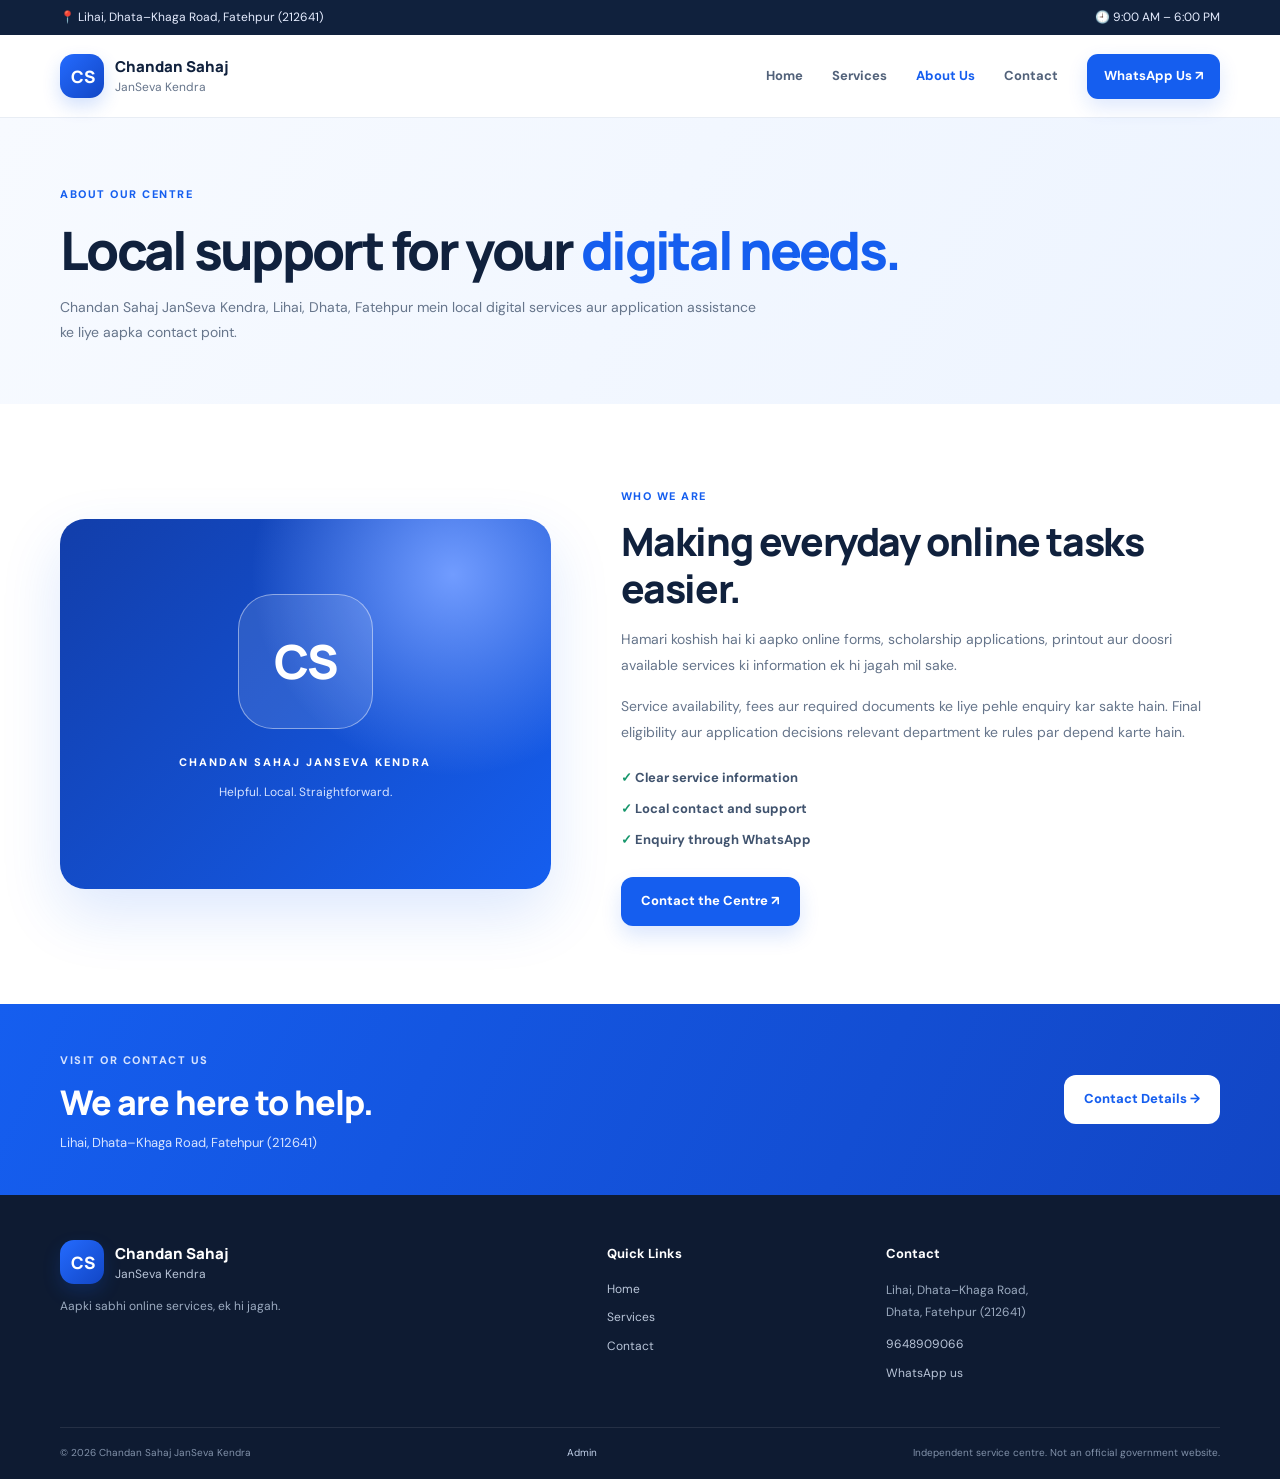
<file: about.html>
<!doctype html>
<html lang="en"><head><meta charset="utf-8"><meta name="viewport" content="width=device-width, initial-scale=1"><meta name="description" content="About Chandan Sahaj JanSeva Kendra, Lihai, Fatehpur."><title>About Us | Chandan Sahaj JanSeva Kendra</title><link rel="stylesheet" href="css/style.css"><script defer src="js/config.js"></script><script defer src="js/common.js"></script></head>
<body><div class="topbar"><div class="container topbar-inner"><span>📍 Lihai, Dhata–Khaga Road, Fatehpur (212641)</span><span>🕘 9:00 AM – 6:00 PM</span></div></div><header class="site-header"><div class="container nav-wrap"><a class="brand" href="index.html"><span class="brand-mark">CS</span><span><strong>Chandan Sahaj</strong><small>JanSeva Kendra</small></span></a><button class="menu-toggle" aria-label="Toggle navigation" aria-expanded="false">☰</button><nav class="main-nav"><a href="index.html">Home</a><a href="services.html">Services</a><a class="active" href="about.html">About Us</a><a href="contact.html">Contact</a><a class="nav-cta" data-whatsapp href="#">WhatsApp Us ↗</a></nav></div></header>
<main><section class="page-hero"><div class="container"><span class="eyebrow">ABOUT OUR CENTRE</span><h1>Local support for your <span>digital needs.</span></h1><p>Chandan Sahaj JanSeva Kendra, Lihai, Dhata, Fatehpur mein local digital services aur application assistance ke liye aapka contact point.</p></div></section>
<section class="section"><div class="container about-grid"><div class="about-visual"><div class="about-monogram">CS</div><span>CHANDAN SAHAJ JANSEVA KENDRA</span><p>Helpful. Local. Straightforward.</p></div><div class="about-copy"><span class="eyebrow">WHO WE ARE</span><h2>Making everyday online tasks easier.</h2><p>Hamari koshish hai ki aapko online forms, scholarship applications, printout aur doosri available services ki information ek hi jagah mil sake.</p><p>Service availability, fees aur required documents ke liye pehle enquiry kar sakte hain. Final eligibility aur application decisions relevant department ke rules par depend karte hain.</p><div class="info-points"><div>✓ Clear service information</div><div>✓ Local contact and support</div><div>✓ Enquiry through WhatsApp</div></div><a class="btn btn-primary" data-whatsapp href="#">Contact the Centre ↗</a></div></div></section>
<section class="cta-band"><div class="container cta-inner"><div><span class="eyebrow light-eyebrow">VISIT OR CONTACT US</span><h2>We are here to help.</h2><p>Lihai, Dhata–Khaga Road, Fatehpur (212641)</p></div><a class="btn btn-white" href="contact.html">Contact Details →</a></div></section></main>
<footer class="site-footer"><div class="container footer-grid"><div><a class="brand brand-footer" href="index.html"><span class="brand-mark">CS</span><span><strong>Chandan Sahaj</strong><small>JanSeva Kendra</small></span></a><p>Aapki sabhi online services, ek hi jagah.</p></div><div><h4>Quick Links</h4><a href="index.html">Home</a><a href="services.html">Services</a><a href="contact.html">Contact</a></div><div><h4>Contact</h4><p>Lihai, Dhata–Khaga Road,<br>Dhata, Fatehpur (212641)</p><a data-phone href="#">9648909066</a><a data-whatsapp href="#">WhatsApp us</a></div></div><div class="container footer-bottom"><span>© <span data-year></span> Chandan Sahaj JanSeva Kendra</span><a href="admin.html">Admin</a><span>Independent service centre. Not an official government website.</span></div></footer></body></html>
</file>
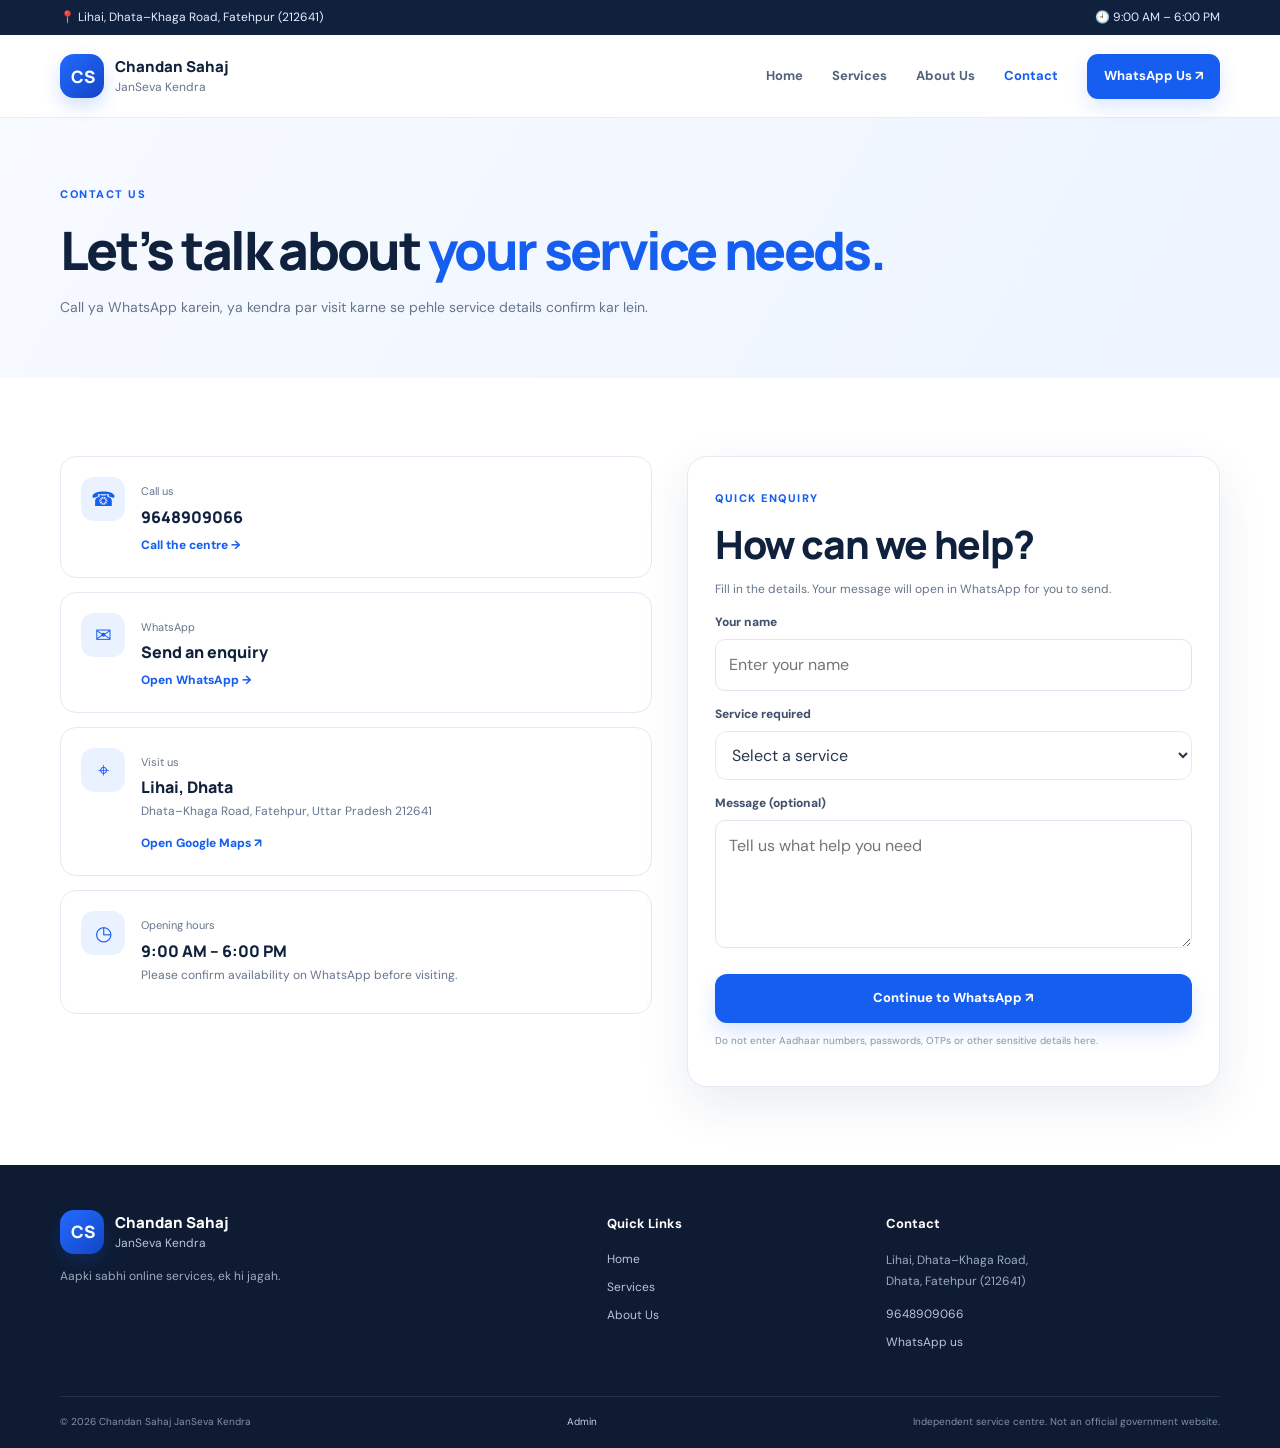
<file: contact.html>
<!doctype html>
<html lang="en"><head><meta charset="utf-8"><meta name="viewport" content="width=device-width, initial-scale=1"><meta name="description" content="Contact Chandan Sahaj JanSeva Kendra in Lihai, Dhata, Fatehpur."><title>Contact | Chandan Sahaj JanSeva Kendra</title><link rel="stylesheet" href="css/style.css"><script defer src="js/config.js"></script><script defer src="js/common.js"></script><script defer src="js/contact.js"></script></head>
<body><div class="topbar"><div class="container topbar-inner"><span>📍 Lihai, Dhata–Khaga Road, Fatehpur (212641)</span><span>🕘 9:00 AM – 6:00 PM</span></div></div><header class="site-header"><div class="container nav-wrap"><a class="brand" href="index.html"><span class="brand-mark">CS</span><span><strong>Chandan Sahaj</strong><small>JanSeva Kendra</small></span></a><button class="menu-toggle" aria-label="Toggle navigation" aria-expanded="false">☰</button><nav class="main-nav"><a href="index.html">Home</a><a href="services.html">Services</a><a href="about.html">About Us</a><a class="active" href="contact.html">Contact</a><a class="nav-cta" data-whatsapp href="#">WhatsApp Us ↗</a></nav></div></header>
<main><section class="page-hero"><div class="container"><span class="eyebrow">CONTACT US</span><h1>Let’s talk about <span>your service needs.</span></h1><p>Call ya WhatsApp karein, ya kendra par visit karne se pehle service details confirm kar lein.</p></div></section>
<section class="section"><div class="container contact-grid"><div class="contact-cards"><div class="contact-card"><span class="contact-icon">☎</span><div><small>Call us</small><h3>9648909066</h3><a data-phone href="#">Call the centre →</a></div></div><div class="contact-card"><span class="contact-icon">✉</span><div><small>WhatsApp</small><h3>Send an enquiry</h3><a data-whatsapp href="#">Open WhatsApp →</a></div></div><div class="contact-card"><span class="contact-icon">⌖</span><div><small>Visit us</small><h3>Lihai, Dhata</h3><p>Dhata–Khaga Road, Fatehpur, Uttar Pradesh 212641</p><a href="https://maps.app.goo.gl/iPCFNg3ZVtmV3uQ1A" target="_blank" rel="noopener noreferrer">Open Google Maps ↗</a></div></div><div class="contact-card"><span class="contact-icon">◷</span><div><small>Opening hours</small><h3>9:00 AM – 6:00 PM</h3><p>Please confirm availability on WhatsApp before visiting.</p></div></div></div>
<div class="contact-form-card"><span class="eyebrow">QUICK ENQUIRY</span><h2>How can we help?</h2><p>Fill in the details. Your message will open in WhatsApp for you to send.</p><form id="enquiry-form"><label for="customer-name">Your name</label><input id="customer-name" name="name" required maxlength="80" placeholder="Enter your name"><label for="customer-service">Service required</label><select id="customer-service" name="service" required><option value="">Select a service</option><option>Online Form Filling</option><option>Scholarship Forms</option><option>PAN Card</option><option>Income / Caste / Residence Certificate</option><option>Bill Payment</option><option>Printout & Photocopy</option><option>Government Scheme Assistance</option><option>Other</option></select><label for="customer-message">Message (optional)</label><textarea id="customer-message" name="message" rows="4" maxlength="500" placeholder="Tell us what help you need"></textarea><button class="btn btn-primary btn-full" type="submit">Continue to WhatsApp ↗</button><p class="form-note">Do not enter Aadhaar numbers, passwords, OTPs or other sensitive details here.</p></form></div></div></section></main>
<footer class="site-footer"><div class="container footer-grid"><div><a class="brand brand-footer" href="index.html"><span class="brand-mark">CS</span><span><strong>Chandan Sahaj</strong><small>JanSeva Kendra</small></span></a><p>Aapki sabhi online services, ek hi jagah.</p></div><div><h4>Quick Links</h4><a href="index.html">Home</a><a href="services.html">Services</a><a href="about.html">About Us</a></div><div><h4>Contact</h4><p>Lihai, Dhata–Khaga Road,<br>Dhata, Fatehpur (212641)</p><a data-phone href="#">9648909066</a><a data-whatsapp href="#">WhatsApp us</a></div></div><div class="container footer-bottom"><span>© <span data-year></span> Chandan Sahaj JanSeva Kendra</span><a href="admin.html">Admin</a><span>Independent service centre. Not an official government website.</span></div></footer></body></html>
</file>
<file: css/style.css>
@import url('https://fonts.googleapis.com/css2?family=DM+Sans:wght@400;500;600;700&family=Manrope:wght@400;500;600;700;800&display=swap');
:root{--blue:#155eef;--blue-dark:#103caa;--navy:#10213d;--text:#26364d;--muted:#66758b;--pale:#f3f7ff;--line:#e4eaf3;--white:#fff;--green:#15966a;--shadow:0 18px 50px rgba(19,49,94,.09);--radius:20px}*{box-sizing:border-box}html{scroll-behavior:smooth}body{margin:0;font-family:"DM Sans",Arial,sans-serif;color:var(--text);background:#fff;line-height:1.6}a{color:inherit;text-decoration:none}button,input,select,textarea{font:inherit}button,a,select{touch-action:manipulation}.container{width:min(1160px,calc(100% - 40px));margin-inline:auto}.topbar{background:#10213d;color:#e6edff;font-size:12px}.topbar-inner{display:flex;justify-content:space-between;gap:15px;padding:8px 0}.site-header{position:sticky;top:0;z-index:20;background:rgba(255,255,255,.94);backdrop-filter:blur(14px);border-bottom:1px solid rgba(228,234,243,.85)}.nav-wrap{height:82px;display:flex;align-items:center;justify-content:space-between;gap:24px}.brand{display:inline-flex;align-items:center;gap:11px;flex-shrink:0}.brand-mark{display:grid;place-items:center;width:44px;height:44px;border-radius:14px;background:linear-gradient(135deg,#246bff,#1246c5);color:white;font:800 17px Manrope,sans-serif;letter-spacing:-1px;box-shadow:0 8px 18px #155eef30}.brand strong,.brand small{display:block;line-height:1.3}.brand strong{font:800 15px Manrope,sans-serif;color:var(--navy)}.brand small{font-size:12px;color:var(--muted);margin-top:3px}.main-nav{display:flex;align-items:center;gap:29px;font-size:13px;font-weight:700;color:#52627a}.main-nav>a:not(.nav-cta):hover,.main-nav>a.active{color:var(--blue)}.nav-cta{background:var(--blue);color:white;padding:12px 17px;border-radius:11px;box-shadow:0 8px 20px #155eef24}.nav-cta:hover,.btn-primary:hover{background:var(--blue-dark);transform:translateY(-1px)}.menu-toggle{display:none;border:1px solid var(--line);background:white;border-radius:10px;padding:7px 11px;font-size:21px}.hero{overflow:hidden;background:radial-gradient(ellipse at 85% 40%,#dce8ff 0,transparent 36%),linear-gradient(120deg,#f7faff,#edf4ff 70%,#f9fbff);padding:74px 0 76px}.hero-grid{display:grid;grid-template-columns:1.06fr .94fr;align-items:center;gap:55px}.eyebrow{display:inline-flex;align-items:center;gap:8px;font-size:11px;letter-spacing:1.5px;font-weight:800;color:var(--blue);text-transform:uppercase}.dot{width:7px;height:7px;border-radius:50%;background:#20b486;box-shadow:0 0 0 4px #20b4861e}.hero h1,.page-hero h1{font:800 clamp(42px,5.2vw,66px)/1.12 Manrope,sans-serif;letter-spacing:-2.7px;color:var(--navy);margin:21px 0}.hero h1 span,.page-hero h1 span,.section-heading h2 span{color:var(--blue)}.hero-lead{font-size:16px;line-height:1.9;color:#5c6d85;max-width:560px}.hero-actions{display:flex;gap:12px;flex-wrap:wrap;margin-top:29px}.btn{display:inline-flex;align-items:center;justify-content:center;gap:10px;border:0;border-radius:12px;padding:14px 20px;font-size:13px;font-weight:800;cursor:pointer;transition:.2s}.btn-primary{background:var(--blue);color:white;box-shadow:0 10px 20px #155eef26}.btn-light{background:white;color:var(--navy);border:1px solid var(--line)}.btn-white{background:white;color:var(--blue)}.btn-full{width:100%}.hero-note{display:flex;align-items:center;gap:8px;margin-top:26px;font-size:12px;color:#718096}.check-circle{display:grid;place-items:center;background:#d9f7e9;color:#16815d;width:20px;height:20px;border-radius:50%;font-weight:800}.note-sep{color:#b3bdcc}.hero-visual{min-height:390px;position:relative;display:grid;place-items:center}.visual-glow{position:absolute;width:360px;height:360px;background:#b8d0ff70;filter:blur(35px);border-radius:50%}.hero-card{position:relative;width:min(390px,90%);padding:30px;border:1px solid #ffffffb5;border-radius:25px;background:linear-gradient(145deg,#fff,#f4f8ff);box-shadow:0 28px 75px #153f8c20;transform:rotate(1.5deg)}.visual-top{display:flex;align-items:center;justify-content:space-between}.mini-logo{display:grid;place-items:center;width:42px;height:42px;border-radius:13px;background:#155eef;color:#fff;font:800 16px Manrope}.status-pill{font-size:10px;color:#18805f;background:#e0f8ec;padding:7px 10px;border-radius:30px;font-weight:800}.status-pill i{display:inline-block;width:6px;height:6px;border-radius:50%;background:#16a36c;margin-right:5px}.visual-kicker{font-size:10px;letter-spacing:2px;font-weight:800;color:#8b9bb1;margin:29px 0 9px}.hero-card h2{font:800 28px/1.25 Manrope;color:var(--navy);letter-spacing:-1px;margin:0}.visual-desc{font-size:12px;color:#77869a}.visual-stat-row{display:grid;grid-template-columns:repeat(3,1fr);border-top:1px solid var(--line);margin-top:26px;padding-top:19px;gap:12px}.visual-stat-row strong,.visual-stat-row small{display:block}.visual-stat-row strong{font:800 15px Manrope;color:var(--navy)}.visual-stat-row small{font-size:10px;color:#8390a2}.floating-chip{position:absolute;background:#fff;border:1px solid #e9eef8;border-radius:13px;padding:12px 15px;font-size:11px;font-weight:800;box-shadow:0 12px 35px #153f8c1c}.chip-one{top:45px;right:-4px}.chip-two{bottom:42px;left:-8px}.trust-strip{border-bottom:1px solid var(--line)}.trust-grid{display:grid;grid-template-columns:repeat(3,1fr);padding:24px 0;gap:20px}.trust-grid>div{display:flex;align-items:center;justify-content:center;gap:12px}.trust-icon{width:40px;height:40px;display:grid;place-items:center;background:var(--pale);border-radius:13px;font-size:18px}.trust-grid strong,.trust-grid small{display:block}.trust-grid strong{font-size:12px;color:var(--navy)}.trust-grid small{font-size:11px;color:var(--muted)}.section{padding:78px 0}.section-soft{background:#f7f9fd}.section-heading{display:flex;justify-content:space-between;align-items:end;gap:25px;margin-bottom:29px}.section-heading h2,.two-col h2,.about-copy h2,.contact-form-card h2{font:800 clamp(28px,3.5vw,39px)/1.2 Manrope;letter-spacing:-1.4px;color:var(--navy);margin:11px 0}.section-heading p,.page-hero p{color:var(--muted);font-size:14px;margin:0}.text-link{font-size:13px;font-weight:800;color:var(--blue);white-space:nowrap}.service-grid{display:grid;grid-template-columns:repeat(4,minmax(0,1fr));gap:18px}.service-card{display:flex;flex-direction:column;min-height:230px;padding:23px;border:1px solid var(--line);border-radius:17px;background:#fff;transition:transform .2s,box-shadow .2s}.service-card:hover{transform:translateY(-4px);box-shadow:var(--shadow)}.service-icon{width:46px;height:46px;display:grid;place-items:center;border-radius:14px;font-size:23px;font-weight:700}.service-icon.blue{background:#eaf1ff;color:#155eef}.service-icon.violet{background:#f1eaff;color:#7954d9}.service-icon.green{background:#e2f8ef;color:#12845a}.service-icon.orange{background:#fff0e3;color:#d87919}.service-icon.teal{background:#e1f8f7;color:#0b8987}.service-icon.rose{background:#ffe9f0;color:#cc4474}.service-icon.indigo{background:#e9eaff;color:#4e55cb}.service-icon.slate{background:#edf1f7;color:#52627a}.service-card h3{font:800 15px/1.4 Manrope;color:var(--navy);margin:17px 0 7px}.service-card p{font-size:12px;line-height:1.75;color:var(--muted);margin:0 0 18px}.service-card-bottom{display:flex;justify-content:space-between;align-items:center;gap:8px;border-top:1px solid #edf0f5;padding-top:14px;margin-top:auto}.price{font-size:11px;font-weight:800;color:#40536e}.service-card-bottom a{font-size:11px;color:var(--blue);font-weight:800;white-space:nowrap}.fine-print{font-size:11px;line-height:1.7;color:#8793a4;margin-top:22px}.cta-band{background:linear-gradient(115deg,#155eef,#1246c5);padding:42px 0;color:white}.cta-inner{display:flex;justify-content:space-between;align-items:center;gap:25px}.light-eyebrow{color:#d5e2ff}.cta-inner h2{font:800 clamp(24px,3vw,34px)/1.2 Manrope;letter-spacing:-1px;margin:10px 0}.cta-inner p{font-size:13px;color:#d9e5ff;margin:0}.site-footer{background:#0e1b32;color:#b9c5d8;padding:45px 0 18px}.footer-grid{display:grid;grid-template-columns:1.5fr .7fr 1fr;gap:45px;padding-bottom:35px}.brand-footer strong{color:#fff}.brand-footer small{color:#b9c5d8}.footer-grid p{font-size:12px;line-height:1.8;color:#9cabc0}.footer-grid h4{color:white;font-size:13px;margin:4px 0 15px}.footer-grid>div>a:not(.brand){display:block;font-size:12px;margin:9px 0;color:#b9c5d8}.footer-bottom{border-top:1px solid #ffffff18;padding-top:17px;display:flex;justify-content:space-between;gap:15px;font-size:10px;color:#8292aa}.footer-bottom a{color:#c3d2eb}.page-hero{background:linear-gradient(120deg,#f7faff,#edf4ff);padding:62px 0 58px}.page-hero h1{font-size:clamp(35px,4.4vw,53px);margin:15px 0}.page-hero p{max-width:700px;line-height:1.8}.service-tools{display:flex;gap:13px;margin-bottom:25px}.search-box{display:flex;align-items:center;gap:10px;flex:1;max-width:500px;border:1px solid var(--line);border-radius:12px;padding:0 14px}.search-box span{font-size:22px;color:#8391a5}.search-box input{border:0;outline:0;width:100%;padding:13px 0;background:transparent}.service-tools select,.contact-form-card select{border:1px solid var(--line);border-radius:12px;padding:12px;background:white;color:var(--text)}.service-grid-wide{grid-template-columns:repeat(3,minmax(0,1fr))}.empty-state{padding:35px;text-align:center;background:#f7f9fd;border-radius:15px;color:var(--muted)}.two-col{display:grid;grid-template-columns:.8fr 1.2fr;gap:65px}.steps{display:grid;gap:20px}.steps>div{display:flex;align-items:center;gap:17px}.steps b{font:800 16px Manrope;color:var(--blue);background:#eaf1ff;width:48px;height:48px;display:grid;place-items:center;border-radius:14px}.steps strong,.steps small{display:block}.steps strong{font-size:14px;color:var(--navy)}.steps small{font-size:12px;color:var(--muted);margin-top:3px}.about-grid{display:grid;grid-template-columns:.9fr 1.1fr;gap:70px;align-items:center}.about-visual{min-height:370px;border-radius:25px;background:radial-gradient(circle at 80% 15%,#719cff,transparent 40%),linear-gradient(135deg,#123eaa,#155eef);display:flex;align-items:center;justify-content:center;flex-direction:column;color:white;box-shadow:0 25px 60px #155eef25}.about-monogram{display:grid;place-items:center;width:135px;height:135px;border:1px solid #ffffff70;background:#ffffff1c;border-radius:35px;font:800 47px Manrope;letter-spacing:-3px}.about-visual>span{font-size:11px;letter-spacing:2px;font-weight:800;margin-top:25px}.about-visual p{font-size:12px;color:#d6e3ff}.about-copy p{font-size:14px;color:var(--muted);line-height:1.9}.info-points{display:grid;gap:10px;margin:22px 0 27px;font-size:13px;font-weight:700;color:#40536e}.info-points div:first-letter{color:var(--green)}.contact-grid{display:grid;grid-template-columns:1fr .9fr;gap:35px;align-items:start}.contact-cards{display:grid;gap:14px}.contact-card{display:flex;gap:16px;border:1px solid var(--line);border-radius:16px;padding:20px}.contact-icon{display:grid;place-items:center;flex-shrink:0;width:44px;height:44px;border-radius:13px;background:#eaf1ff;color:var(--blue);font-size:20px}.contact-card small{font-size:11px;color:var(--muted)}.contact-card h3{font:800 16px Manrope;color:var(--navy);margin:3px 0}.contact-card p{font-size:12px;color:var(--muted);margin:4px 0 8px}.contact-card a{font-size:12px;font-weight:800;color:var(--blue)}.contact-form-card,.admin-login-card,.editor-card{border:1px solid var(--line);border-radius:20px;padding:27px;background:#fff;box-shadow:var(--shadow)}.contact-form-card>p,.admin-login-card>p{font-size:12px;color:var(--muted)}form label,.editor-card label{display:block;font-size:12px;font-weight:800;color:#41516a;margin:14px 0 7px}form input,form select,form textarea,.editor-card input,.editor-card select,.editor-card textarea{width:100%;border:1px solid #dfe6f0;border-radius:10px;padding:12px 13px;color:var(--text);outline:0;background:#fff}form input:focus,form select:focus,form textarea:focus,.editor-card input:focus,.editor-card textarea:focus,.editor-card select:focus{border-color:#7da5ff;box-shadow:0 0 0 3px #155eef13}.contact-form-card button{margin-top:18px}.form-note{font-size:10px;color:#8793a4;line-height:1.6}.admin-body{background:#f6f8fc;min-height:100vh}.admin-top{background:white;border-bottom:1px solid var(--line)}.admin-top-inner{height:78px;display:flex;align-items:center;justify-content:space-between}.admin-main{padding-top:42px;padding-bottom:70px;min-height:calc(100vh - 180px)}.admin-heading{display:flex;justify-content:space-between;align-items:center;gap:20px;margin-bottom:25px}.admin-heading h1{font:800 35px Manrope;letter-spacing:-1px;color:var(--navy);margin:8px 0}.admin-heading h1 span{color:var(--blue)}.admin-heading p{color:var(--muted);font-size:13px;margin:0}.admin-status{font-size:11px;font-weight:800;background:#fff0d9;color:#8d5c08;padding:8px 12px;border-radius:20px}.notice{background:#eaf1ff;color:#3d5887;border:1px solid #d8e5ff;padding:14px 16px;border-radius:12px;font-size:12px;line-height:1.7;margin:20px 0}.notice-warning{background:#fff8e8;color:#79581c;border-color:#f6e6bb}.admin-login-card{max-width:440px;margin:30px auto;text-align:left}.login-symbol{width:54px;height:54px;display:grid;place-items:center;border-radius:17px;background:#eaf1ff;font-size:24px}.admin-login-card h2{font:800 23px Manrope;color:var(--navy);margin:18px 0 0}.admin-login-card .btn{margin-top:18px}.admin-login-card .form-note{margin-top:14px}.dashboard-toolbar{display:flex;justify-content:space-between;align-items:center;gap:20px;margin:32px 0 20px}.dashboard-toolbar h2,.editor-heading h2{font:800 23px Manrope;color:var(--navy);margin:0}.dashboard-toolbar p{font-size:12px;color:var(--muted);margin:4px 0}.toolbar-actions{display:flex;gap:9px;flex-wrap:wrap}.stats-grid{display:grid;grid-template-columns:repeat(3,1fr);gap:15px;margin-bottom:20px}.stat-card{background:white;border:1px solid var(--line);border-radius:15px;padding:20px}.stat-card small,.stat-card strong{display:block}.stat-card small{font-size:12px;color:var(--muted)}.stat-card strong{font:800 29px Manrope;color:var(--navy);margin-top:6px}.admin-table-wrap{background:white;border:1px solid var(--line);border-radius:15px;overflow:auto}.admin-table{width:100%;border-collapse:collapse;min-width:650px}.admin-table th,.admin-table td{text-align:left;padding:15px 17px;border-bottom:1px solid #edf0f5;font-size:12px}.admin-table th{background:#f8faff;color:#66758b;font-size:10px;text-transform:uppercase;letter-spacing:.8px}.admin-table td strong{display:block;color:var(--navy)}.admin-table td small{color:var(--muted)}.table-actions{display:flex;gap:6px;flex-wrap:wrap}.small-btn{border:1px solid var(--line);background:white;border-radius:8px;padding:7px 9px;font-size:10px;font-weight:800;color:var(--blue);cursor:pointer}.small-btn.danger{color:#c33d4d}.badge-status{font-size:10px;font-weight:800;border-radius:20px;padding:5px 8px;background:#dcf8eb;color:#148057}.badge-status.hidden-status{background:#edf0f5;color:#6b7789}.editor-card{margin-top:25px}.editor-heading{display:flex;align-items:center;justify-content:space-between}.editor-heading h2{margin-top:5px}.icon-button{width:36px;height:36px;border:1px solid var(--line);border-radius:10px;background:white;font-size:24px;cursor:pointer}.form-grid{display:grid;grid-template-columns:1fr 1fr;column-gap:18px}.full-span{grid-column:1/-1}.checkbox-label{display:flex!important;align-items:center;gap:10px}.checkbox-label input{width:auto}.editor-actions{display:flex;gap:10px;margin-top:15px}.admin-footer{border-top:1px solid var(--line);background:#fff;padding:20px 0;font-size:10px;color:#8390a2}.admin-footer .container{display:flex;justify-content:space-between}[hidden]{display:none!important}@media(max-width:900px){.main-nav{gap:16px}.hero-grid{gap:25px}.service-grid{grid-template-columns:repeat(2,minmax(0,1fr))}.service-grid-wide{grid-template-columns:repeat(2,minmax(0,1fr))}.about-grid,.contact-grid{gap:28px}.footer-grid{gap:25px}}@media(max-width:680px){.container{width:min(100% - 30px,1160px)}.topbar-inner{font-size:10px;flex-direction:column;gap:2px}.nav-wrap{height:70px}.brand-mark{width:40px;height:40px}.menu-toggle{display:block}.main-nav{display:none;position:absolute;top:70px;left:0;right:0;background:white;padding:18px 20px 22px;border-bottom:1px solid var(--line);box-shadow:0 16px 25px #10213d12;align-items:stretch;gap:0;flex-direction:column}.main-nav.open{display:flex}.main-nav>a{padding:12px 5px}.main-nav .nav-cta{text-align:center;margin-top:7px}.hero{padding:48px 0 43px}.hero-grid{grid-template-columns:1fr;gap:22px}.hero h1{font-size:47px;letter-spacing:-2px}.hero-lead{font-size:14px}.hero-visual{min-height:340px}.hero-card{padding:25px}.chip-one{right:0;top:25px}.chip-two{left:0;bottom:18px}.trust-grid{grid-template-columns:1fr;gap:15px;padding:20px 0}.trust-grid>div{justify-content:flex-start}.section{padding:54px 0}.section-heading{align-items:flex-start;flex-direction:column;gap:12px}.service-grid,.service-grid-wide{grid-template-columns:1fr}.service-card{min-height:unset}.cta-inner{align-items:flex-start;flex-direction:column}.footer-grid{grid-template-columns:1fr 1fr;gap:22px}.footer-grid>div:first-child{grid-column:1/-1}.footer-bottom{flex-direction:column;gap:8px}.page-hero{padding:43px 0}.page-hero h1{font-size:38px;letter-spacing:-1.5px}.service-tools{flex-direction:column}.search-box{max-width:none;min-height:47px}.two-col,.about-grid,.contact-grid{grid-template-columns:1fr;gap:28px}.about-visual{min-height:280px}.contact-form-card{padding:21px}.admin-main{padding-top:28px}.admin-heading{align-items:flex-start;flex-direction:column}.admin-heading h1{font-size:29px}.dashboard-toolbar{align-items:flex-start;flex-direction:column}.stats-grid{gap:8px}.stat-card{padding:13px}.stat-card strong{font-size:23px}.form-grid{grid-template-columns:1fr}.full-span{grid-column:auto}.admin-top-inner{height:70px}.admin-login-card{padding:22px}.admin-footer .container{display:block}.admin-footer .container:after{content:"";display:block}}
/* Reliability/accessibility additions */
button:disabled{opacity:.6;cursor:not-allowed;transform:none!important}
.form-note[role="status"]{overflow-wrap:anywhere}
.service-card a:focus-visible,button:focus-visible,input:focus-visible,select:focus-visible,textarea:focus-visible{outline:3px solid #8bb0ff;outline-offset:2px}
@media(max-width:680px){.admin-table-wrap{max-width:calc(100vw - 30px)}.admin-table{min-width:650px}.toolbar-actions{width:100%}.toolbar-actions .btn{flex:1}}
</file>
